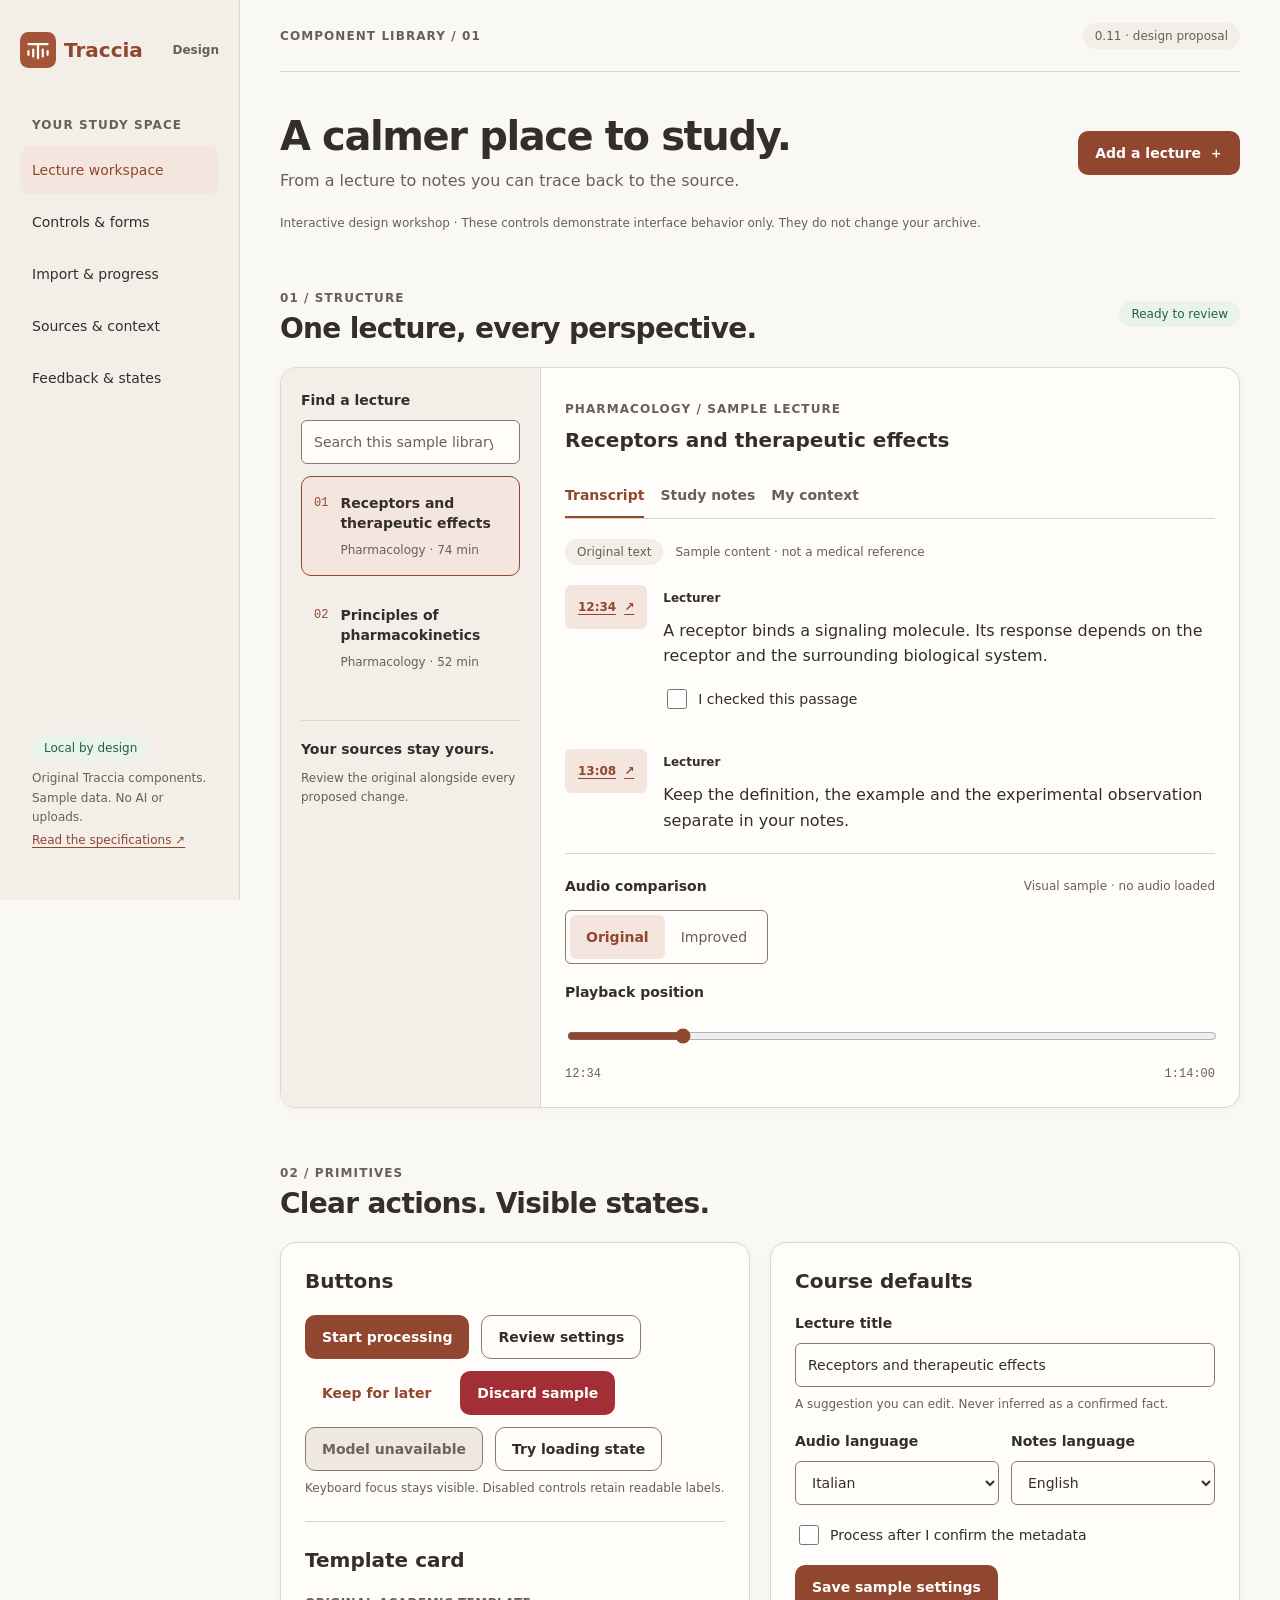
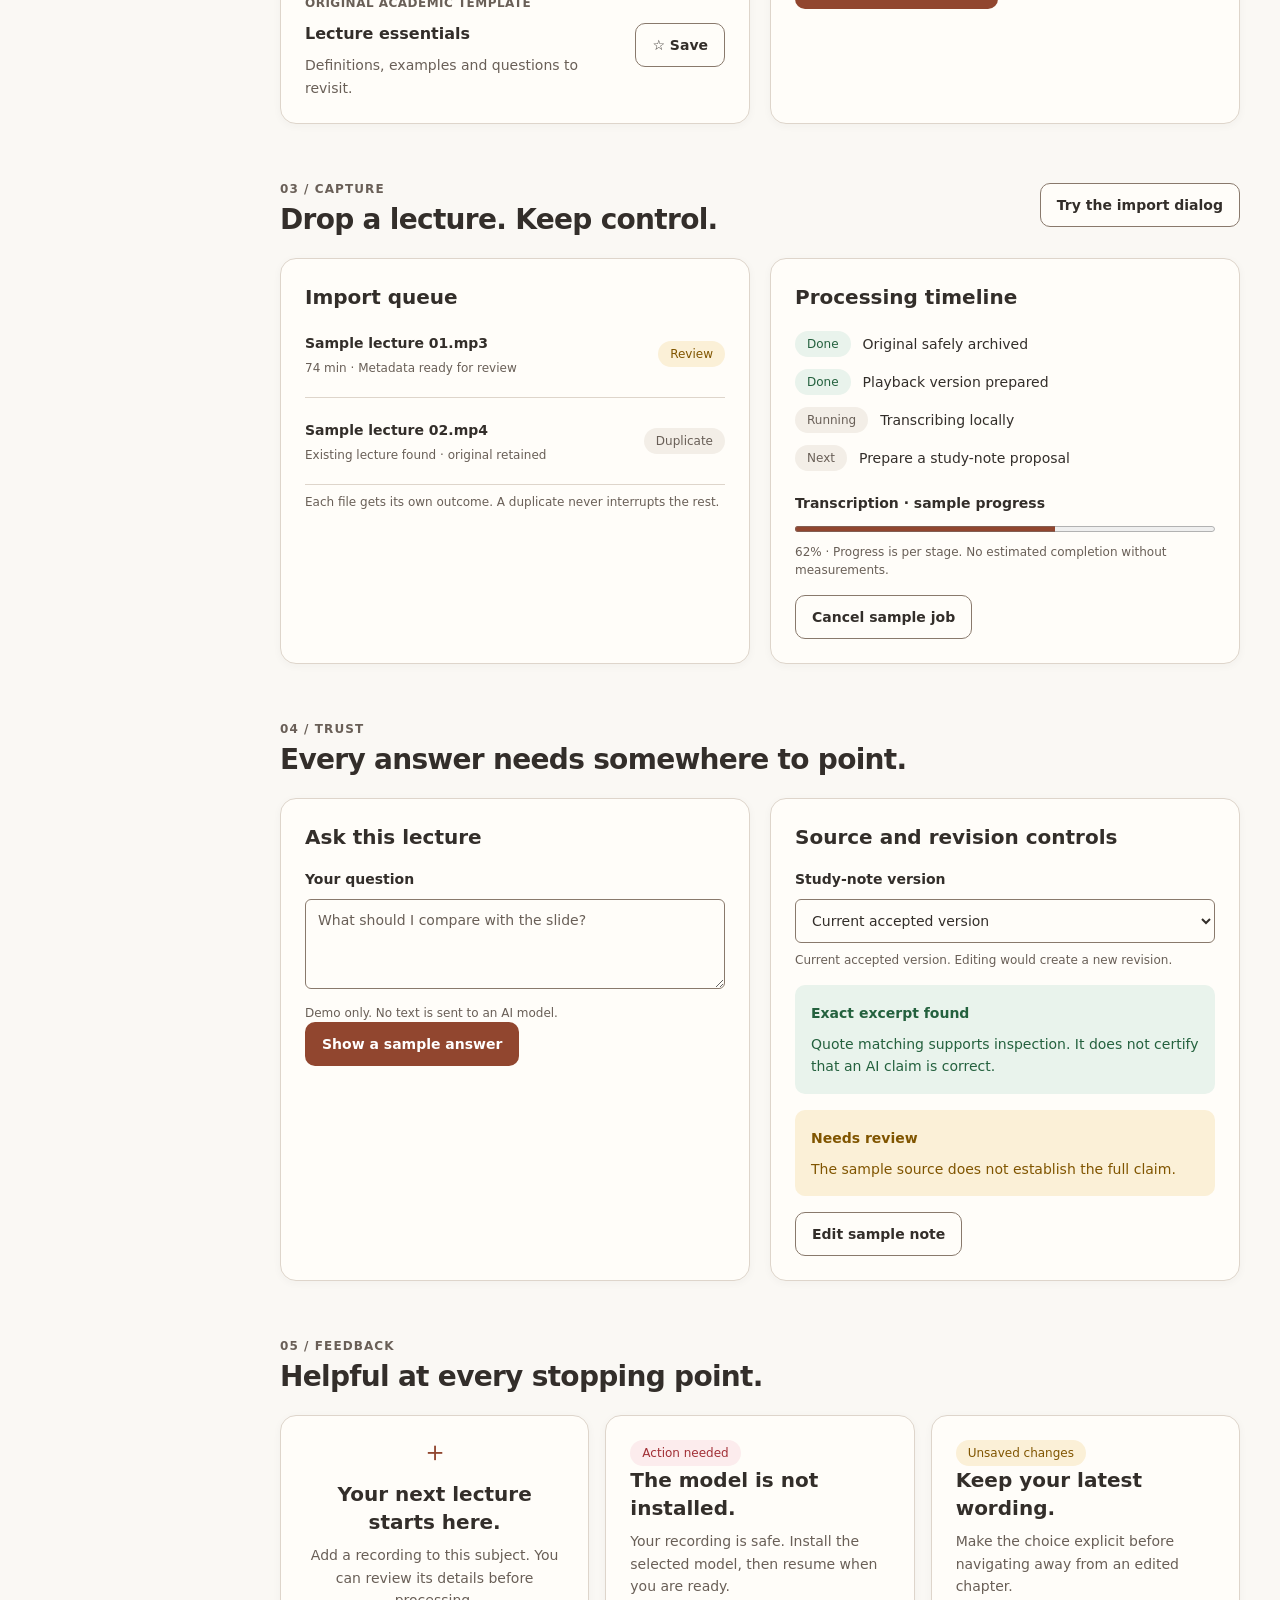
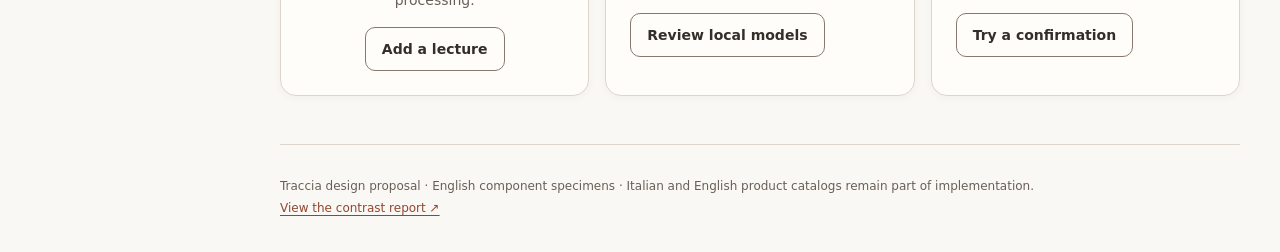
<file: replica/design/index.html>
<!doctype html><html lang="en"><head><meta charset="utf-8"><meta name="viewport" content="width=device-width,initial-scale=1"><meta name="color-scheme" content="light"><meta http-equiv="Content-Security-Policy" content="default-src 'self'; script-src 'self'; style-src 'self'; img-src 'self'; connect-src 'none'; object-src 'none'; base-uri 'none'"><title>Traccia · Design workshop</title><link rel="stylesheet" href="tokens.css"><link rel="stylesheet" href="primitives.css"><script defer src="primitives.js"></script></head><body>
<a class="skip" href="#content">Skip to components</a><div class="workbench"><aside class="sidebar"><a class="brand" href="#content"><img src="../../aulalocale/web/traccia-icon.svg" alt="" width="36" height="36">Traccia<span class="version">Design</span></a><p class="eyebrow">YOUR STUDY SPACE</p><nav aria-label="Component sections"><a href="#workspace" aria-current="page">Lecture workspace</a><a href="#controls">Controls & forms</a><a href="#import">Import & progress</a><a href="#sources">Sources & context</a><a href="#states">Feedback & states</a></nav><div class="sidebar-note"><span class="badge success">Local by design</span><p>Original Traccia components.<br>Sample data. No AI or uploads.</p><a href="components.md">Read the specifications ↗</a></div></aside>
<main id="content"><header class="topbar"><span class="eyebrow">COMPONENT LIBRARY / 01</span><span class="badge neutral">0.11 · design proposal</span></header><div class="page-heading"><div><h1>A calmer place to study.</h1><p>From a lecture to notes you can trace back to the source.</p></div><button class="button primary" data-open="import-dialog">Add a lecture <span aria-hidden="true">＋</span></button></div><p class="demo-note">Interactive design workshop · These controls demonstrate interface behavior only. They do not change your archive.</p>
<section class="section" id="workspace" aria-labelledby="workspace-heading"><div class="section-title"><div><p class="eyebrow">01 / STRUCTURE</p><h2 id="workspace-heading">One lecture, every perspective.</h2></div><span class="badge success">Ready to review</span></div><div class="workspace-demo"><div class="lecture-list"><label for="lecture-search">Find a lecture</label><input id="lecture-search" type="search" placeholder="Search this sample library"><div id="sample-lectures"><button class="lecture-row selected" aria-pressed="true" data-lecture="Receptors and therapeutic effects"><span class="lecture-number">01</span><span><strong>Receptors and therapeutic effects</strong><small>Pharmacology · 74 min</small></span></button><button class="lecture-row" aria-pressed="false" data-lecture="Principles of pharmacokinetics"><span class="lecture-number">02</span><span><strong>Principles of pharmacokinetics</strong><small>Pharmacology · 52 min</small></span></button></div><p id="search-empty" hidden>No matching lecture. Try another word.</p><div class="local-card"><strong>Your sources stay yours.</strong><p>Review the original alongside every proposed change.</p></div></div><div class="lecture-detail"><p class="eyebrow">PHARMACOLOGY / SAMPLE LECTURE</p><h3 id="lecture-heading">Receptors and therapeutic effects</h3><div class="tabs" role="tablist" aria-label="Lecture perspectives"><button id="tab-transcript" role="tab" aria-selected="true" aria-controls="panel-transcript" tabindex="0">Transcript</button><button id="tab-notes" role="tab" aria-selected="false" aria-controls="panel-notes" tabindex="-1">Study notes</button><button id="tab-context" role="tab" aria-selected="false" aria-controls="panel-context" tabindex="-1">My context</button></div><div id="panel-transcript" role="tabpanel" aria-labelledby="tab-transcript" tabindex="0"><div class="review-banner"><span class="badge neutral">Original text</span><span class="muted">Sample content · not a medical reference</span></div><article class="passage"><button class="source-anchor" data-open="source-dialog" aria-label="Inspect sample source at 12 minutes 34 seconds">12:34 <span aria-hidden="true">↗</span></button><div><span class="speaker">Lecturer</span><p>A receptor binds a signaling molecule. Its response depends on the receptor and the surrounding biological system.</p><label class="check"><input type="checkbox"> I checked this passage</label></div></article><article class="passage"><button class="source-anchor" data-open="source-dialog" aria-label="Inspect sample source at 13 minutes 8 seconds">13:08 <span aria-hidden="true">↗</span></button><div><span class="speaker">Lecturer</span><p>Keep the definition, the example and the experimental observation separate in your notes.</p></div></article></div><div id="panel-notes" role="tabpanel" aria-labelledby="tab-notes" tabindex="0" hidden><div class="review-banner"><span class="badge warning">AI proposal · not accepted</span></div><h4>Receptors: the central idea</h4><p>This sample note illustrates a short explanation with a visible source. It is not generated from an uploaded lecture.</p><button class="source-anchor" data-open="source-dialog">Inspect source · 12:34 ↗</button><div class="notice warning"><strong>Keep your wording.</strong> Accepting a proposal must preserve chapters you edited manually.</div></div><div id="panel-context" role="tabpanel" aria-labelledby="tab-context" tabindex="0" hidden><div class="context-card"><span class="badge neutral">Student note · 12:34</span><p>Compare the definition with the slide before revising this section.</p></div><button class="button secondary" data-open="note-dialog">Add a sample note</button></div><div class="transport"><div class="transport-heading"><strong>Audio comparison</strong><span class="muted">Visual sample · no audio loaded</span></div><div class="segmented" role="group" aria-label="Sample audio version"><button aria-pressed="true">Original</button><button aria-pressed="false">Improved</button></div><label for="position">Playback position</label><input id="position" type="range" min="0" max="4440" value="754" aria-describedby="position-label"><div class="transport-times"><output id="position-label" for="position">12:34</output><span>1:14:00</span></div></div></div></div></section>
<section class="section" id="controls" aria-labelledby="controls-heading"><div class="section-title"><div><p class="eyebrow">02 / PRIMITIVES</p><h2 id="controls-heading">Clear actions. Visible states.</h2></div></div><div class="two-col"><article class="card"><h3>Buttons</h3><div class="cluster"><button class="button primary" data-feedback="Sample primary action selected.">Start processing</button><button class="button secondary" data-open="note-dialog">Review settings</button><button class="button ghost" data-feedback="Sample secondary action selected.">Keep for later</button><button class="button danger" data-open="confirm-dialog">Discard sample</button><button class="button primary" disabled>Model unavailable</button><button class="button secondary" id="loading-demo">Try loading state</button></div><p class="caption">Keyboard focus stays visible. Disabled controls retain readable labels.</p><hr><h3>Template card</h3><div class="template-card"><div><span class="eyebrow">ORIGINAL ACADEMIC TEMPLATE</span><h4>Lecture essentials</h4><p>Definitions, examples and questions to revisit.</p></div><button class="button secondary favorite" aria-pressed="false" aria-label="Favorite Lecture essentials">☆ Save</button></div></article><article class="card"><h3>Course defaults</h3><form id="preferences-demo"><label for="sample-title">Lecture title</label><input id="sample-title" required maxlength="120" value="Receptors and therapeutic effects" aria-describedby="title-hint"><p class="caption" id="title-hint">A suggestion you can edit. Never inferred as a confirmed fact.</p><div class="two-col compact"><div><label for="audio-language">Audio language</label><select id="audio-language"><option>Italian</option><option>English</option><option>Detect automatically</option></select></div><div><label for="summary-language">Notes language</label><select id="summary-language"><option>English</option><option>Italian</option></select></div></div><label class="check"><input type="checkbox"> Process after I confirm the metadata</label><button class="button primary" type="submit">Save sample settings</button><p id="preferences-status" class="caption" role="status"></p></form></article></div></section>
<section class="section" id="import" aria-labelledby="import-heading"><div class="section-title"><div><p class="eyebrow">03 / CAPTURE</p><h2 id="import-heading">Drop a lecture. Keep control.</h2></div><button class="button secondary" data-open="import-dialog">Try the import dialog</button></div><div class="two-col"><article class="card"><h3>Import queue</h3><div class="queue-row"><div><strong>Sample lecture 01.mp3</strong><small>74 min · Metadata ready for review</small></div><span class="badge warning">Review</span></div><div class="queue-row"><div><strong>Sample lecture 02.mp4</strong><small>Existing lecture found · original retained</small></div><span class="badge neutral">Duplicate</span></div><p class="caption">Each file gets its own outcome. A duplicate never interrupts the rest.</p></article><article class="card"><h3>Processing timeline</h3><ol class="timeline"><li><span class="badge success">Done</span><span>Original safely archived</span></li><li><span class="badge success">Done</span><span>Playback version prepared</span></li><li aria-current="step"><span class="badge neutral">Running</span><span>Transcribing locally</span></li><li><span class="badge neutral">Next</span><span>Prepare a study-note proposal</span></li></ol><label for="demo-progress">Transcription · sample progress</label><progress id="demo-progress" max="100" value="62">62%</progress><p class="caption">62% · Progress is per stage. No estimated completion without measurements.</p><button class="button secondary" data-feedback="Sample cancellation requested. A real job stays active until its worker acknowledges cancellation.">Cancel sample job</button></article></div></section>
<section class="section" id="sources" aria-labelledby="sources-heading"><div class="section-title"><div><p class="eyebrow">04 / TRUST</p><h2 id="sources-heading">Every answer needs somewhere to point.</h2></div></div><div class="two-col"><article class="card"><h3>Ask this lecture</h3><form id="question-demo"><label for="sample-question">Your question</label><textarea id="sample-question" required maxlength="4000" rows="3" placeholder="What should I compare with the slide?"></textarea><p class="caption">Demo only. No text is sent to an AI model.</p><button class="button primary" type="submit">Show a sample answer</button></form><div id="answer-demo" class="notice warning" hidden><strong>Evidence is incomplete.</strong><p>A real answer should identify an exact passage or explain why the sources are insufficient.</p><button class="source-anchor" data-open="source-dialog">Inspect sample passage · 12:34 ↗</button></div></article><article class="card"><h3>Source and revision controls</h3><label for="history-demo">Study-note version</label><select id="history-demo"><option value="current">Current accepted version</option><option value="old">Previous version · read only</option></select><p id="history-status" class="caption" role="status">Current accepted version. Editing would create a new revision.</p><div class="notice success"><strong>Exact excerpt found</strong><p>Quote matching supports inspection. It does not certify that an AI claim is correct.</p></div><div class="notice warning"><strong>Needs review</strong><p>The sample source does not establish the full claim.</p></div><button class="button secondary" id="edit-history" data-open="note-dialog">Edit sample note</button></article></div></section>
<section class="section" id="states" aria-labelledby="states-heading"><div class="section-title"><div><p class="eyebrow">05 / FEEDBACK</p><h2 id="states-heading">Helpful at every stopping point.</h2></div></div><div class="three-col"><article class="card empty"><span class="empty-symbol" aria-hidden="true">＋</span><h3>Your next lecture starts here.</h3><p>Add a recording to this subject. You can review its details before processing.</p><button class="button secondary" data-open="import-dialog">Add a lecture</button></article><article class="card"><span class="badge danger">Action needed</span><h3>The model is not installed.</h3><p>Your recording is safe. Install the selected model, then resume when you are ready.</p><button class="button secondary" data-feedback="This is the model-install action state. No download runs in this workshop.">Review local models</button></article><article class="card"><span class="badge warning">Unsaved changes</span><h3>Keep your latest wording.</h3><p>Make the choice explicit before navigating away from an edited chapter.</p><button class="button secondary" data-open="confirm-dialog">Try a confirmation</button></article></div></section><footer class="page-footer"><p>Traccia design proposal · English component specimens · Italian and English product catalogs remain part of implementation.</p><a href="contrast-report.txt">View the contrast report ↗</a></footer></main></div>
<dialog id="import-dialog" aria-labelledby="import-title" aria-describedby="import-description"><div class="dialog-heading"><div><p class="eyebrow">ADD TO YOUR STUDY SPACE</p><h2 id="import-title">Bring your lecture in.</h2></div><button class="button ghost close" aria-label="Close import dialog" data-close>×</button></div><p id="import-description">Choose or drop audio/video files. This workshop lists names only; nothing is uploaded or saved.</p><label class="dropzone" id="dropzone" for="sample-files"><span class="drop-symbol" aria-hidden="true">＋</span><strong>Choose files <span class="muted">or drop them here</span></strong><span class="caption">MP3, MP4, WAV, M4A, FLAC, OGG · up to 512 MiB each</span><input class="sr-only" id="sample-files" type="file" multiple accept=".mp3,.mp4,.wav,.m4a,.flac,.ogg"></label><div id="import-results" aria-live="polite"></div><p class="caption">Metadata, decoding and duplicate detection require the real backend. Selection here is a visual demonstration.</p><div class="dialog-actions"><button class="button secondary" data-close>Done</button></div></dialog>
<dialog id="note-dialog" aria-labelledby="note-title"><div class="dialog-heading"><h2 id="note-title">A thought worth keeping.</h2><button class="button ghost close" aria-label="Close note dialog" data-close>×</button></div><form id="note-demo"><label for="note-body">Student note</label><textarea id="note-body" rows="4" maxlength="12000" required placeholder="Add your own context…"></textarea><p class="caption">Sample only · linked to 12:34 · not saved to an archive.</p><div class="dialog-actions"><button class="button secondary" type="button" data-close>Cancel</button><button class="button primary" type="submit">Keep sample note</button></div></form></dialog>
<dialog id="source-dialog" aria-labelledby="source-title"><div class="dialog-heading"><h2 id="source-title">Return to the source.</h2><button class="button ghost close" aria-label="Close source dialog" data-close>×</button></div><span class="badge neutral">Sample transcript · revision 1 · 12:34</span><blockquote>A receptor binds a signaling molecule. Its response depends on the receptor and the surrounding biological system.</blockquote><p>This is synthetic interface text. No recording or source document is attached.</p><div class="dialog-actions"><button class="button primary" data-close>Back to review</button></div></dialog>
<dialog id="confirm-dialog" aria-labelledby="confirm-title"><h2 id="confirm-title">Discard this sample draft?</h2><p>This demonstrates a confirmation only. No archive data will be removed.</p><div class="dialog-actions"><button class="button secondary" data-close autofocus>Keep editing</button><button class="button danger" id="discard-demo">Discard sample</button></div></dialog><div id="toast" class="toast" role="status" aria-live="polite" hidden></div></body></html>
</file>
<file: replica/design/tokens.css>
/* Generated by build_tokens.py; edit tokens.json. */
:root {
  --tr-color-bg: #faf8f4;
  --tr-color-surface: #fffdf9;
  --tr-color-surface-subtle: #f3eee7;
  --tr-color-border: #ded5cb;
  --tr-color-border-input: #89796c;
  --tr-color-text: #332e2a;
  --tr-color-text-muted: #695f57;
  --tr-color-accent: #91462f;
  --tr-color-accent-hover: #783823;
  --tr-color-accent-soft: #f4e6de;
  --tr-color-on-accent: #ffffff;
  --tr-color-focus: #85412c;
  --tr-color-danger: #a12f35;
  --tr-color-danger-soft: #fceced;
  --tr-color-success: #24613e;
  --tr-color-success-soft: #e9f3ec;
  --tr-color-warning: #805500;
  --tr-color-warning-soft: #fbf0d7;
  --tr-color-disabled-bg: #eee8e0;
  --tr-color-disabled-text: #6f6258;
  --tr-font-sans: system-ui, -apple-system, BlinkMacSystemFont, "Segoe UI", sans-serif;
  --tr-font-mono: ui-monospace, "SFMono-Regular", Consolas, monospace;
  --tr-radius-sm: 6px;
  --tr-radius-md: 10px;
  --tr-radius-lg: 16px;
  --tr-radius-pill: 999px;
  --tr-shadow-card: 0 2px 8px rgb(51 46 42 / 4%);
  --tr-shadow-pop: 0 16px 64px rgb(51 46 42 / 16%);
  --tr-motion-fast: 120ms;
  --tr-motion-base: 200ms;
  --tr-motion-ease: cubic-bezier(.2,.8,.2,1);
  --tr-layout-sidebar: 240px;
  --tr-layout-header: 72px;
  --tr-layout-max-width: 1440px;
  --tr-layout-inspector: 320px;
  --tr-layout-tablet: 1100px;
  --tr-layout-mobile: 720px;
  --tr-layout-min-width: 320px;
  --tr-layout-library: 260px;
  --tr-layout-dialog: 680px;
  --tr-layout-control: 44px;
  --tr-space-0: 0px;
  --tr-space-4: 4px;
  --tr-space-8: 8px;
  --tr-space-12: 12px;
  --tr-space-16: 16px;
  --tr-space-20: 20px;
  --tr-space-24: 24px;
  --tr-space-32: 32px;
  --tr-space-40: 40px;
  --tr-space-48: 48px;
  --tr-space-64: 64px;
  --tr-type-xs-size: 12px;
  --tr-type-xs-line: 18px;
  --tr-type-xs-weight: 500;
  --tr-type-sm-size: 14px;
  --tr-type-sm-line: 20px;
  --tr-type-sm-weight: 400;
  --tr-type-base-size: 16px;
  --tr-type-base-line: 24px;
  --tr-type-base-weight: 400;
  --tr-type-lg-size: 20px;
  --tr-type-lg-line: 28px;
  --tr-type-lg-weight: 600;
  --tr-type-xl-size: 28px;
  --tr-type-xl-line: 36px;
  --tr-type-xl-weight: 600;
  --tr-type-display-size: 40px;
  --tr-type-display-line: 48px;
  --tr-type-display-weight: 600;
}
</file>
<file: replica/design/primitives.css>
*{box-sizing:border-box}html{scroll-behavior:smooth;scroll-padding-top:var(--tr-space-24)}body{margin:0;background:var(--tr-color-bg);color:var(--tr-color-text);font:var(--tr-type-sm-size)/var(--tr-type-base-line) var(--tr-font-sans)}[hidden]{display:none!important}button,input,select,textarea{font:inherit}button,a,input,select,textarea{-webkit-tap-highlight-color:transparent}button{cursor:pointer}a{color:var(--tr-color-accent);text-underline-offset:3px}a:hover{text-decoration-thickness:2px}h1,h2,h3,h4,p{margin:0}h1{font-size:clamp(28px,3.4vw,var(--tr-type-display-size));line-height:1.2;letter-spacing:-.035em;font-weight:600}h2{font:600 var(--tr-type-xl-size)/var(--tr-type-xl-line) var(--tr-font-sans);letter-spacing:-.025em}h3{font:600 var(--tr-type-lg-size)/var(--tr-type-lg-line) var(--tr-font-sans)}h4{font-size:var(--tr-type-base-size);font-weight:600}p{margin-top:var(--tr-space-8);line-height:1.6;color:var(--tr-color-text-muted)}:focus-visible{outline:2px solid var(--tr-color-focus);outline-offset:4px}button:disabled{cursor:not-allowed;background:var(--tr-color-disabled-bg)!important;color:var(--tr-color-disabled-text)!important;border-color:var(--tr-color-border-input)!important;opacity:1}.workbench{max-width:var(--tr-layout-max-width);margin:auto;display:grid;grid-template-columns:var(--tr-layout-sidebar) minmax(0,1fr)}.sidebar{padding:var(--tr-space-32) var(--tr-space-20);background:var(--tr-color-surface-subtle);border-right:1px solid var(--tr-color-border);height:100vh;position:sticky;top:0;display:flex;flex-direction:column}.brand{display:flex;align-items:center;gap:var(--tr-space-8);font-weight:650;font-size:var(--tr-type-lg-size);text-decoration:none;color:var(--tr-color-accent)}.version{font-size:var(--tr-type-xs-size);color:var(--tr-color-text-muted);margin-left:auto}.eyebrow{font:600 var(--tr-type-xs-size)/var(--tr-type-xs-line) var(--tr-font-sans);letter-spacing:.09em;color:var(--tr-color-text-muted)}.sidebar>.eyebrow{margin:var(--tr-space-48) var(--tr-space-12) var(--tr-space-12)}nav{display:grid;gap:var(--tr-space-4)}nav a{padding:var(--tr-space-12);color:var(--tr-color-text);text-decoration:none;border-radius:var(--tr-radius-md)}nav a:hover,nav a[aria-current]{background:var(--tr-color-accent-soft);color:var(--tr-color-accent)}.sidebar-note{margin-top:auto;padding:var(--tr-space-16) var(--tr-space-12)}.sidebar-note p,.sidebar-note a{font-size:var(--tr-type-xs-size)}main{padding:0 var(--tr-space-40) var(--tr-space-32);min-width:0}.topbar{min-height:var(--tr-layout-header);display:flex;justify-content:space-between;align-items:center;gap:var(--tr-space-12);border-bottom:1px solid var(--tr-color-border)}.page-heading{display:flex;align-items:center;justify-content:space-between;gap:var(--tr-space-24);padding-top:var(--tr-space-40)}.page-heading p{font-size:var(--tr-type-base-size)}.demo-note{font-size:var(--tr-type-xs-size);margin-top:var(--tr-space-20)}.section{margin-top:var(--tr-space-48)}.section-title{display:flex;justify-content:space-between;align-items:center;gap:var(--tr-space-16);margin-bottom:var(--tr-space-20)}.section-title h2{margin-top:var(--tr-space-4)}.badge{display:inline-flex;align-items:center;gap:var(--tr-space-4);font:500 var(--tr-type-xs-size)/var(--tr-type-xs-line) var(--tr-font-sans);border-radius:var(--tr-radius-pill);padding:var(--tr-space-4) var(--tr-space-12);white-space:normal}.badge.neutral{color:var(--tr-color-text-muted);background:var(--tr-color-surface-subtle)}.badge.success,.notice.success{color:var(--tr-color-success);background:var(--tr-color-success-soft)}.badge.warning,.notice.warning{color:var(--tr-color-warning);background:var(--tr-color-warning-soft)}.badge.danger,.notice.danger{color:var(--tr-color-danger);background:var(--tr-color-danger-soft)}.button{display:inline-flex;align-items:center;justify-content:center;gap:var(--tr-space-8);min-height:44px;padding:var(--tr-space-8) var(--tr-space-16);border:1px solid transparent;border-radius:var(--tr-radius-md);font-weight:600;line-height:var(--tr-type-sm-line);transition:background var(--tr-motion-fast) var(--tr-motion-ease);text-decoration:none}.primary{background:var(--tr-color-accent);color:var(--tr-color-on-accent)}.primary:hover{background:var(--tr-color-accent-hover)}.secondary{background:var(--tr-color-surface);color:var(--tr-color-text);border-color:var(--tr-color-border-input)}.secondary:hover,.ghost:hover{background:var(--tr-color-accent-soft)}.ghost{background:transparent;color:var(--tr-color-accent)}.danger.button{background:var(--tr-color-danger);color:var(--tr-color-on-accent)}.button:active:not(:disabled){transform:translateY(1px)}.button[aria-busy=true]{cursor:progress}.two-col{display:grid;grid-template-columns:repeat(2,minmax(0,1fr));gap:var(--tr-space-20)}.three-col{display:grid;grid-template-columns:repeat(3,minmax(0,1fr));gap:var(--tr-space-16)}.card{padding:var(--tr-space-24);background:var(--tr-color-surface);border:1px solid var(--tr-color-border);border-radius:var(--tr-radius-lg);box-shadow:var(--tr-shadow-card);min-width:0}.card>.button,.card>form{margin-top:var(--tr-space-16)}.cluster{display:flex;flex-wrap:wrap;gap:var(--tr-space-12);margin-top:var(--tr-space-20)}.caption,.muted,small{color:var(--tr-color-text-muted);font-size:var(--tr-type-xs-size);line-height:var(--tr-type-xs-line)}.caption{margin-top:var(--tr-space-8)}hr{border:0;border-top:1px solid var(--tr-color-border);margin:var(--tr-space-24) 0}label{display:block;font-weight:600;margin:var(--tr-space-16) 0 var(--tr-space-8)}input:not([type=checkbox]):not([type=range]),textarea,select{width:100%;min-height:44px;background:var(--tr-color-surface);color:var(--tr-color-text);border:1px solid var(--tr-color-border-input);border-radius:var(--tr-radius-sm);padding:var(--tr-space-8) var(--tr-space-12)}input::placeholder,textarea::placeholder{color:var(--tr-color-text-muted);opacity:1}textarea{resize:vertical}.check{display:flex;align-items:center;gap:var(--tr-space-8);font-weight:400;min-height:44px;margin:var(--tr-space-8) 0}.check input{width:20px;height:20px;accent-color:var(--tr-color-accent);flex-shrink:0}.compact{gap:var(--tr-space-12)}.template-card{display:flex;align-items:center;gap:var(--tr-space-16);margin-top:var(--tr-space-16)}.template-card .eyebrow{font-size:var(--tr-type-xs-size);letter-spacing:.04em}.template-card h4{margin-top:var(--tr-space-8)}.favorite{flex:none}.workspace-demo{display:grid;grid-template-columns:260px minmax(0,1fr);border:1px solid var(--tr-color-border);border-radius:var(--tr-radius-lg);overflow:hidden;background:var(--tr-color-surface);box-shadow:var(--tr-shadow-card)}.lecture-list{padding:var(--tr-space-20);background:var(--tr-color-surface-subtle);border-right:1px solid var(--tr-color-border)}.lecture-list>label{margin-top:0}.lecture-row{display:flex;text-align:left;gap:var(--tr-space-12);width:100%;padding:var(--tr-space-16) var(--tr-space-12);margin-top:var(--tr-space-12);background:transparent;border:1px solid transparent;border-radius:var(--tr-radius-md);color:var(--tr-color-text);min-height:44px}.lecture-row.selected{background:var(--tr-color-accent-soft);border-color:var(--tr-color-accent)}.lecture-row:hover{border-color:var(--tr-color-border-input)}.lecture-row strong{display:block;font-size:var(--tr-type-sm-size);line-height:var(--tr-type-sm-line)}.lecture-row small{display:block;margin-top:var(--tr-space-8)}.lecture-number{font:500 var(--tr-type-xs-size)/var(--tr-type-sm-line) var(--tr-font-mono);color:var(--tr-color-accent)}.local-card{margin-top:var(--tr-space-32);padding:var(--tr-space-16) 0;border-top:1px solid var(--tr-color-border)}.local-card p{font-size:var(--tr-type-xs-size)}.lecture-detail{padding:var(--tr-space-24);min-width:0}.lecture-detail>h3{margin:var(--tr-space-8) 0 var(--tr-space-20)}.tabs{display:flex;border-bottom:1px solid var(--tr-color-border);gap:var(--tr-space-16);overflow-x:auto}.tabs button{min-height:44px;border:0;border-bottom:2px solid transparent;background:transparent;color:var(--tr-color-text-muted);white-space:nowrap;padding:var(--tr-space-8) 0;font-weight:600}.tabs button[aria-selected=true]{color:var(--tr-color-accent);border-color:var(--tr-color-accent)}[role=tabpanel]{padding-top:var(--tr-space-20);min-height:280px}.review-banner{display:flex;align-items:center;gap:var(--tr-space-12);flex-wrap:wrap;margin-bottom:var(--tr-space-20)}.passage{display:grid;grid-template-columns:auto minmax(0,1fr);gap:var(--tr-space-16);padding-bottom:var(--tr-space-20)}.passage p{color:var(--tr-color-text);font-size:var(--tr-type-base-size)}.source-anchor{display:inline-flex;align-items:center;gap:var(--tr-space-8);align-self:start;min-height:44px;padding:var(--tr-space-8) var(--tr-space-12);background:var(--tr-color-accent-soft);color:var(--tr-color-accent);border:1px solid transparent;border-radius:var(--tr-radius-sm);font-size:var(--tr-type-xs-size);font-weight:600;text-decoration:underline;text-underline-offset:3px}.speaker{font-size:var(--tr-type-xs-size);font-weight:600}.transport{padding-top:var(--tr-space-20);border-top:1px solid var(--tr-color-border)}.transport-heading{display:flex;justify-content:space-between;align-items:center;gap:var(--tr-space-12);flex-wrap:wrap}.transport-times{display:flex;justify-content:space-between;color:var(--tr-color-text-muted);font:var(--tr-type-xs-size)/var(--tr-type-xs-line) var(--tr-font-mono)}.segmented{display:inline-flex;border:1px solid var(--tr-color-border-input);border-radius:var(--tr-radius-sm);padding:var(--tr-space-4);margin-top:var(--tr-space-12)}.segmented button{border:0;background:transparent;color:var(--tr-color-text-muted);padding:var(--tr-space-8) var(--tr-space-16);min-height:44px;border-radius:var(--tr-radius-sm)}.segmented button[aria-pressed=true]{background:var(--tr-color-accent-soft);color:var(--tr-color-accent);font-weight:600}input[type=range]{width:100%;min-height:44px;accent-color:var(--tr-color-accent)}.queue-row{display:flex;align-items:center;justify-content:space-between;gap:var(--tr-space-12);padding:var(--tr-space-20) 0;border-bottom:1px solid var(--tr-color-border)}.queue-row strong{overflow-wrap:anywhere}.queue-row small{display:block;margin-top:var(--tr-space-4)}.timeline{padding:0;list-style:none;display:grid;gap:var(--tr-space-12);margin:var(--tr-space-20) 0}.timeline li{display:flex;align-items:center;gap:var(--tr-space-12)}progress{display:block;width:100%;height:12px;accent-color:var(--tr-color-accent)}.notice{padding:var(--tr-space-16);border-radius:var(--tr-radius-md);margin-top:var(--tr-space-16)}.notice p{color:inherit}.notice .source-anchor{margin-top:var(--tr-space-12)}.context-card{padding:var(--tr-space-20);background:var(--tr-color-surface-subtle);border-radius:var(--tr-radius-md);margin-bottom:var(--tr-space-16)}.empty-symbol{display:block;font-size:var(--tr-type-xl-size);color:var(--tr-color-accent);margin-bottom:var(--tr-space-16)}.card.empty{text-align:center}.page-footer{border-top:1px solid var(--tr-color-border);margin-top:var(--tr-space-48);padding-top:var(--tr-space-24);font-size:var(--tr-type-xs-size)}dialog{width:min(680px,calc(100% - 32px));max-height:calc(100dvh - 32px);overflow:auto;background:var(--tr-color-surface);color:var(--tr-color-text);border:1px solid var(--tr-color-border-input);border-radius:var(--tr-radius-lg);box-shadow:var(--tr-shadow-pop);padding:var(--tr-space-32)}dialog::backdrop{background:rgb(51 46 42 / 45%)}.dialog-heading{display:flex;align-items:center;justify-content:space-between;gap:var(--tr-space-16)}.dialog-heading .close{font-size:var(--tr-type-xl-size);width:44px;flex:none;padding:0}.dialog-actions{display:flex;justify-content:flex-end;gap:var(--tr-space-12);margin-top:var(--tr-space-24);flex-wrap:wrap}.dropzone{display:flex;align-items:center;justify-content:center;flex-direction:column;gap:var(--tr-space-16);min-height:260px;text-align:center;border:2px dashed var(--tr-color-border-input);border-radius:var(--tr-radius-md);padding:var(--tr-space-32);background:var(--tr-color-bg);cursor:pointer;margin-top:var(--tr-space-24)}.dropzone.dragging,.dropzone:focus-within{background:var(--tr-color-accent-soft);outline:2px solid var(--tr-color-focus);outline-offset:4px}.drop-symbol{font-size:var(--tr-type-display-size);color:var(--tr-color-accent);font-weight:400}.dropzone strong{font-size:var(--tr-type-lg-size)}.dropzone .muted{font:inherit;font-weight:400}.dropzone .caption{font-weight:400}blockquote{margin:var(--tr-space-24) 0;padding-left:var(--tr-space-20);border-left:3px solid var(--tr-color-accent);font-size:var(--tr-type-lg-size);line-height:1.6}.toast{position:fixed;bottom:var(--tr-space-24);right:var(--tr-space-24);max-width:min(520px,calc(100% - 48px));background:var(--tr-color-surface);color:var(--tr-color-text);border:1px solid var(--tr-color-border-input);border-radius:var(--tr-radius-md);box-shadow:var(--tr-shadow-pop);padding:var(--tr-space-16) var(--tr-space-20);z-index:10}.sr-only{position:absolute;width:1px;height:1px;padding:0;margin:-1px;overflow:hidden;clip-path:inset(50%);border:0}.skip{position:fixed;left:var(--tr-space-16);top:var(--tr-space-16);transform:translateY(-200%);z-index:20;background:var(--tr-color-surface);padding:var(--tr-space-12)}.skip:focus{transform:none}@media(max-width:1100px){main{padding-inline:var(--tr-space-24)}.workspace-demo{grid-template-columns:1fr}.lecture-list{border-right:0;border-bottom:1px solid var(--tr-color-border)}#sample-lectures{display:grid;grid-template-columns:1fr 1fr;gap:var(--tr-space-12)}.local-card{display:none}.three-col{grid-template-columns:1fr}.page-heading{align-items:flex-start;flex-direction:column}}@media(max-width:720px){.workbench{grid-template-columns:1fr}.sidebar{position:static;height:auto;border-right:0;border-bottom:1px solid var(--tr-color-border);padding:var(--tr-space-16) var(--tr-space-20)}.sidebar>.eyebrow,.sidebar-note{display:none}.sidebar nav{display:flex;overflow-x:auto;margin-top:var(--tr-space-16)}nav a{white-space:nowrap;padding:var(--tr-space-8) var(--tr-space-12);min-height:44px}.topbar{flex-wrap:wrap;padding-block:var(--tr-space-12)}main{padding-inline:var(--tr-space-16)}.two-col{grid-template-columns:1fr}.two-col.compact{grid-template-columns:1fr 1fr}.section-title{align-items:flex-start;flex-direction:column}.lecture-detail{padding:var(--tr-space-16)}#sample-lectures{grid-template-columns:1fr}.passage{grid-template-columns:1fr;gap:var(--tr-space-8)}.card{padding:var(--tr-space-20)}.template-card{flex-wrap:wrap}dialog{padding:var(--tr-space-20)}.dropzone{padding:var(--tr-space-20);min-height:220px}.page-heading{padding-top:var(--tr-space-24)}}@media(prefers-reduced-motion:reduce){html{scroll-behavior:auto}*,*::before,*::after{transition:none!important;animation:none!important}}@media(forced-colors:active){.badge,.notice,.lecture-row.selected,.tabs button[aria-selected=true]{border:1px solid CanvasText}progress{forced-color-adjust:auto}}@media print{.sidebar,.topbar,.demo-note,.button,.toast,dialog{display:none!important}.workbench{display:block}main{padding:0}.section,.card{break-inside:avoid}.two-col,.three-col{display:block}.card{margin-bottom:var(--tr-space-16)}}
/* Grid children must be allowed to shrink below the navigation's intrinsic width. */
.workbench{width:100%;min-width:0}.sidebar,.sidebar nav{min-width:0}.sidebar nav a{flex-shrink:0}
</file>
